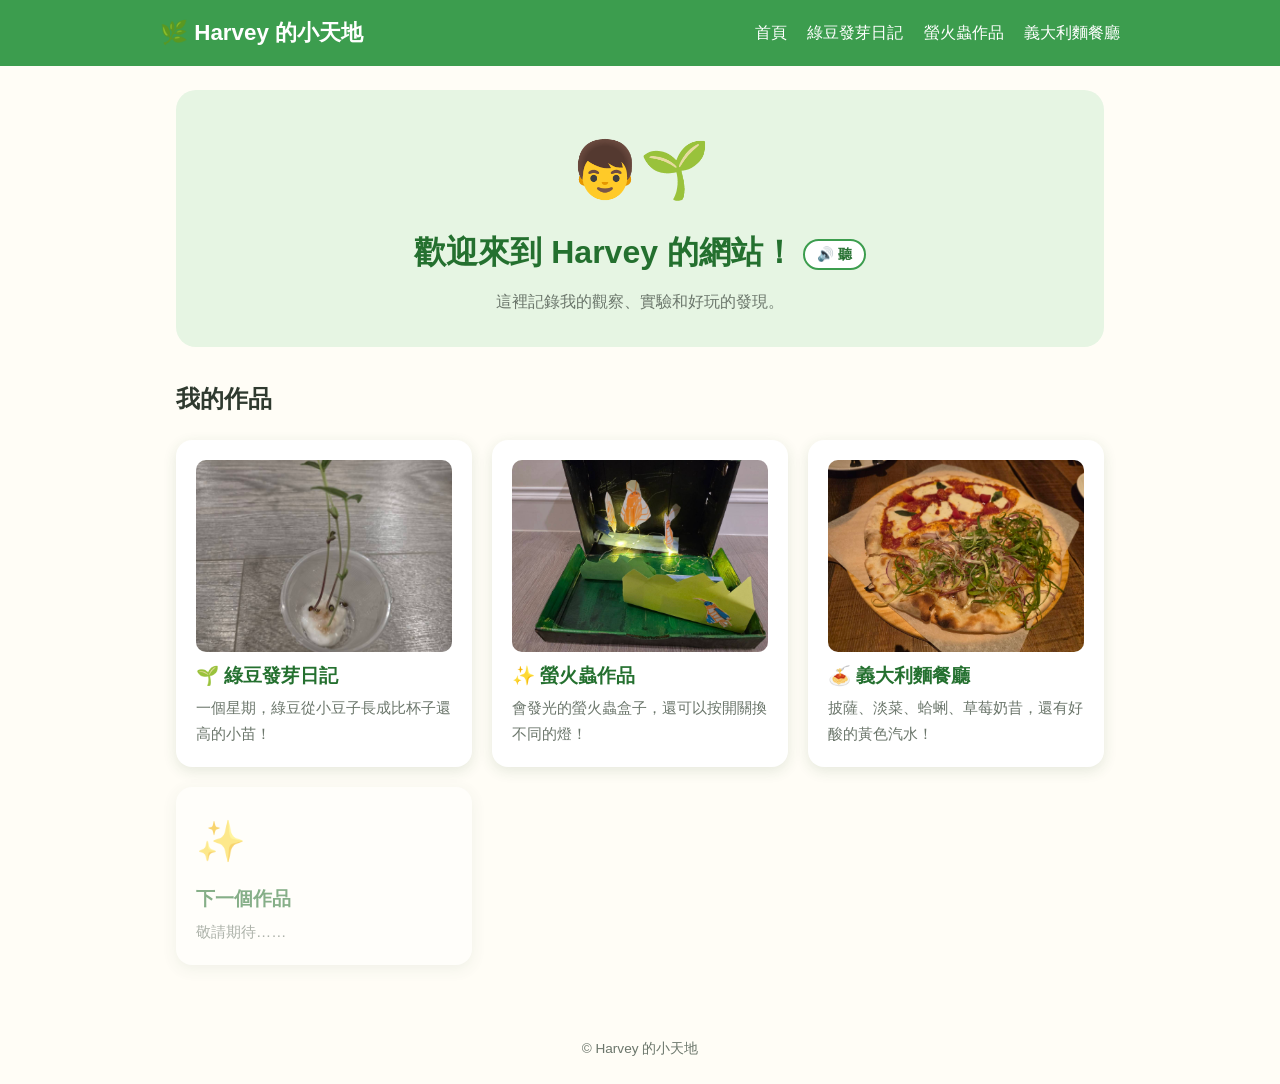
<file: index.html>
<!DOCTYPE html>
<html lang="zh-Hant">
<head>
  <meta charset="UTF-8">
  <meta name="viewport" content="width=device-width, initial-scale=1.0">
  <link rel="icon" href="favicon.svg" type="image/svg+xml">
  <link rel="icon" href="favicon-32.png" sizes="32x32" type="image/png">
  <link rel="icon" href="icon-192.png" sizes="192x192" type="image/png">
  <link rel="apple-touch-icon" href="apple-touch-icon.png">
  <title>Harvey 的小天地</title>
  <!-- 改了 style.css 或 read-aloud.js 時，要把 ?v= 後面的版本號一起改掉，瀏覽器才會抓新的檔案 -->
  <style>img{max-width:100%;height:auto}</style>
  <link rel="stylesheet" href="style.css?v=20261120c">
</head>
<body>
  <header class="site-header">
    <div class="inner">
      <a class="logo" href="index.html">🌿 Harvey 的小天地</a>
      <nav>
        <a href="index.html">首頁</a>
        <a href="mung-bean-diary.html">綠豆發芽日記</a>
        <a href="firefly.html">螢火蟲作品</a>
        <a href="italian-dinner.html">義大利麵餐廳</a>
      </nav>
    </div>
  </header>

  <main>
    <section class="hero">
      <div class="emoji">👦🌱</div>
      <h1>歡迎來到 Harvey 的網站！</h1>
      <p>這裡記錄我的觀察、實驗和好玩的發現。</p>
    </section>

    <h2>我的作品</h2>
    <div class="project-grid">
      <a class="project-card" href="mung-bean-diary.html">
        <img class="card-cover" src="images/day6.jpg" alt="綠豆苗">
        <h3>🌱 綠豆發芽日記</h3>
        <p>一個星期，綠豆從小豆子長成比杯子還高的小苗！</p>
      </a>
      <a class="project-card" href="firefly.html">
        <img class="card-cover" src="images/firefly-on.jpg" alt="會發光的螢火蟲盒子">
        <h3>✨ 螢火蟲作品</h3>
        <p>會發光的螢火蟲盒子，還可以按開關換不同的燈！</p>
      </a>
      <a class="project-card" href="italian-dinner.html">
        <img class="card-cover" src="images/bellini-pizza.jpg" alt="披薩">
        <h3>🍝 義大利麵餐廳</h3>
        <p>披薩、淡菜、蛤蜊、草莓奶昔，還有好酸的黃色汽水！</p>
      </a>
      <div class="project-card coming-soon">
        <div class="emoji">✨</div>
        <h3>下一個作品</h3>
        <p>敬請期待……</p>
      </div>
    </div>
  </main>

  <footer>© Harvey 的小天地</footer>
  <script src="read-aloud.js?v=20261120c"></script>
</body>
</html>
</file>
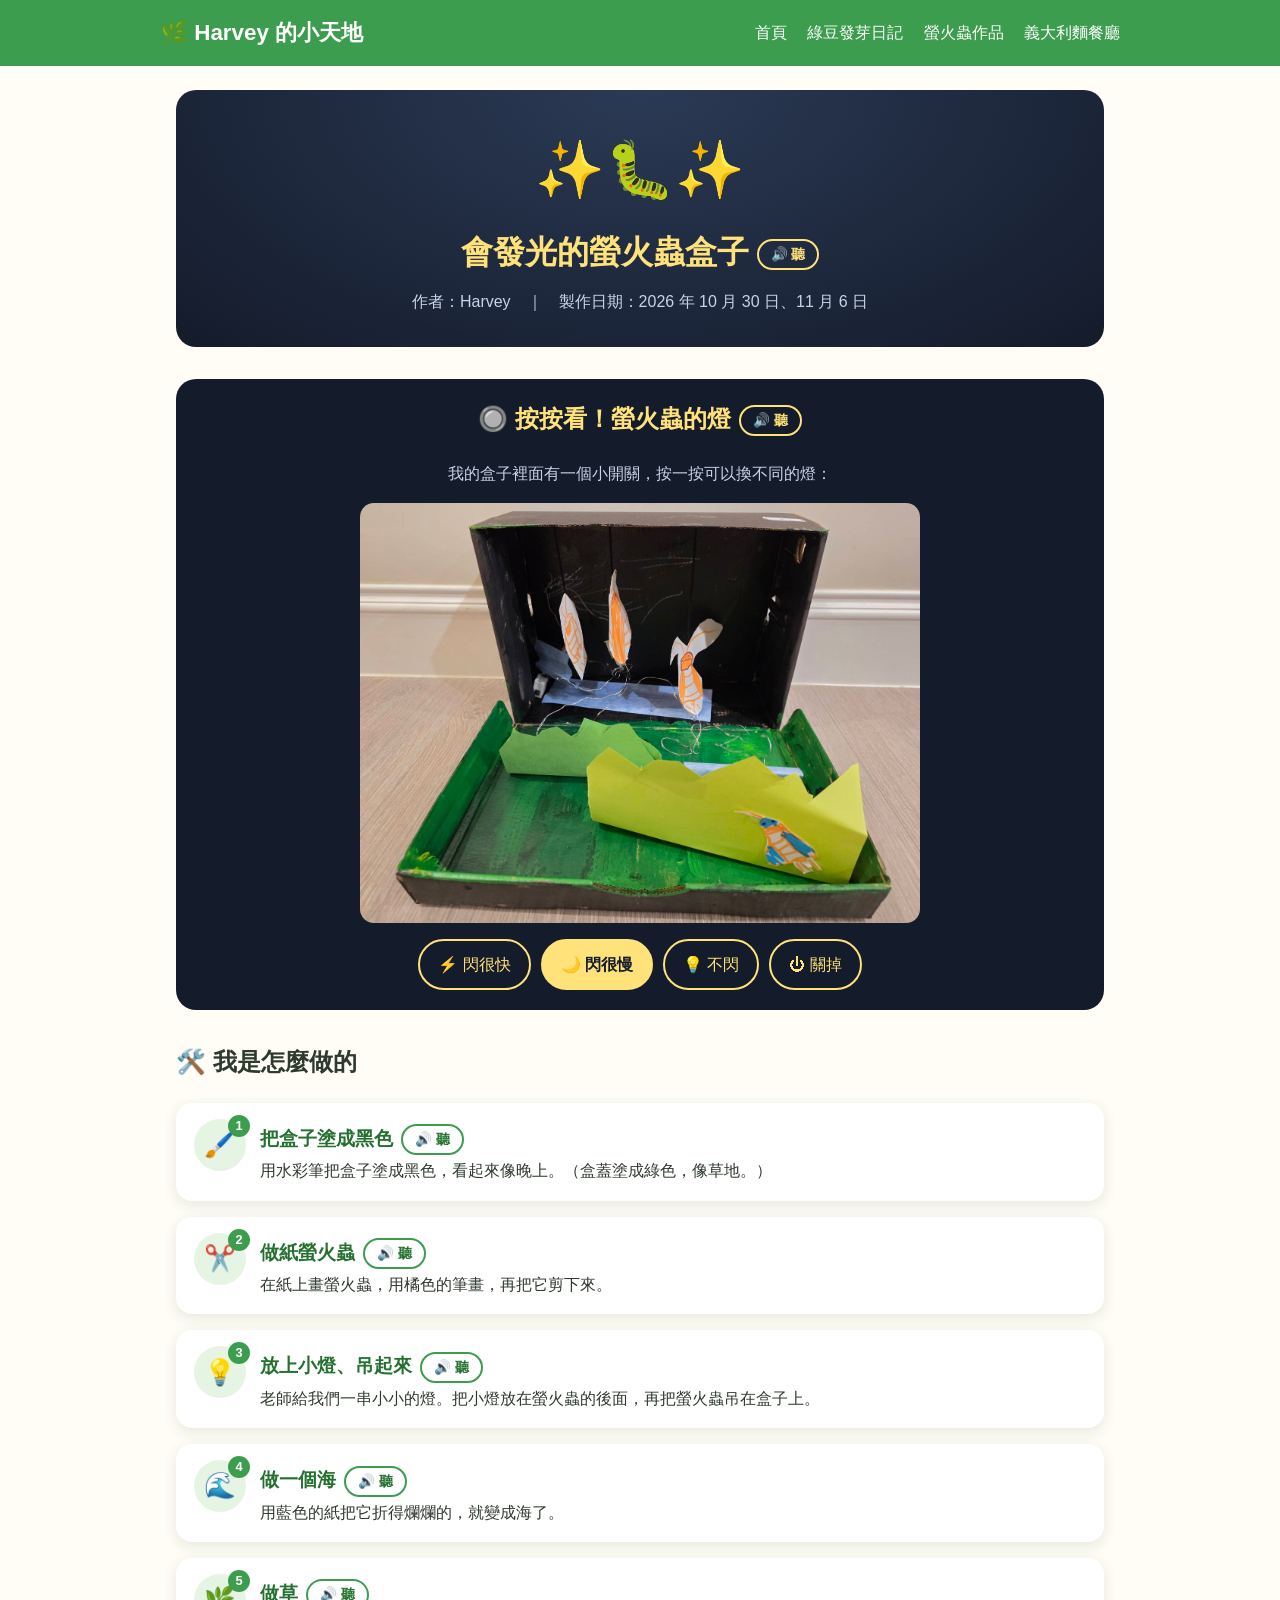
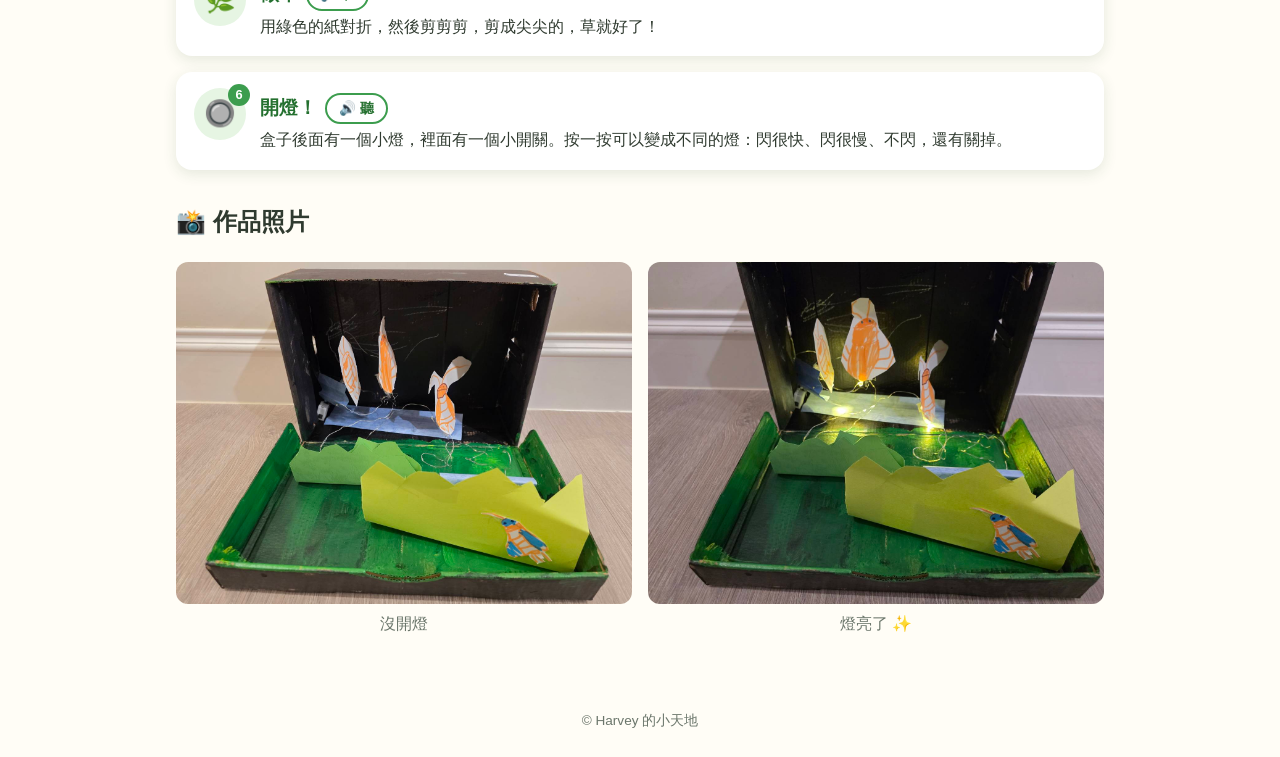
<file: firefly.html>
<!DOCTYPE html>
<html lang="zh-Hant">
<head>
  <meta charset="UTF-8">
  <meta name="viewport" content="width=device-width, initial-scale=1.0">
  <link rel="icon" href="favicon.svg" type="image/svg+xml">
  <link rel="icon" href="favicon-32.png" sizes="32x32" type="image/png">
  <link rel="icon" href="icon-192.png" sizes="192x192" type="image/png">
  <link rel="apple-touch-icon" href="apple-touch-icon.png">
  <title>螢火蟲作品｜Harvey 的小天地</title>
  <!-- 改了 style.css 或 read-aloud.js 時，要把 ?v= 後面的版本號一起改掉，瀏覽器才會抓新的檔案 -->
  <style>img{max-width:100%;height:auto}</style>
  <link rel="stylesheet" href="style.css?v=20261120c">
</head>
<body>
  <header class="site-header">
    <div class="inner">
      <a class="logo" href="index.html">🌿 Harvey 的小天地</a>
      <nav>
        <a href="index.html">首頁</a>
        <a href="mung-bean-diary.html">綠豆發芽日記</a>
        <a href="firefly.html">螢火蟲作品</a>
        <a href="italian-dinner.html">義大利麵餐廳</a>
      </nav>
    </div>
  </header>

  <main>
    <section class="hero hero-night">
      <div class="emoji">✨🐛✨</div>
      <h1>會發光的螢火蟲盒子</h1>
      <p>作者：Harvey　｜　製作日期：2026 年 10 月 30 日、11 月 6 日</p>
    </section>

    <!-- 互動開關：用真的照片切換亮燈 / 沒亮燈 -->
    <section class="ff-demo">
      <h2>🔘 按按看！螢火蟲的燈</h2>
      <p class="ff-hint">我的盒子裡面有一個小開關，按一按可以換不同的燈：</p>
      <div class="ff-stage" id="ff-stage" data-mode="slow">
        <img class="ff-off" src="images/firefly-off.jpg" alt="螢火蟲作品，沒開燈">
        <img class="ff-on" src="images/firefly-on.jpg" alt="螢火蟲作品，燈亮了">
      </div>
      <div class="ff-buttons" id="ff-buttons">
        <button data-mode="fast">⚡ 閃很快</button>
        <button data-mode="slow" class="active">🌙 閃很慢</button>
        <button data-mode="on">💡 不閃</button>
        <button data-mode="off">⏻ 關掉</button>
      </div>
    </section>

    <h2>🛠️ 我是怎麼做的</h2>
    <ol class="steps">
      <li>
        <span class="step-emoji">🖌️</span>
        <div>
          <h3>把盒子塗成黑色</h3>
          <p>用水彩筆把盒子塗成黑色，看起來像晚上。（盒蓋塗成綠色，像草地。）</p>
        </div>
      </li>
      <li>
        <span class="step-emoji">✂️</span>
        <div>
          <h3>做紙螢火蟲</h3>
          <p>在紙上畫螢火蟲，用橘色的筆畫，再把它剪下來。</p>
        </div>
      </li>
      <li>
        <span class="step-emoji">💡</span>
        <div>
          <h3>放上小燈、吊起來</h3>
          <p>老師給我們一串小小的燈。把小燈放在螢火蟲的後面，再把螢火蟲吊在盒子上。</p>
        </div>
      </li>
      <li>
        <span class="step-emoji">🌊</span>
        <div>
          <h3>做一個海</h3>
          <p>用藍色的紙把它折得爛爛的，就變成海了。</p>
        </div>
      </li>
      <li>
        <span class="step-emoji">🌿</span>
        <div>
          <h3>做草</h3>
          <p>用綠色的紙對折，然後剪剪剪，剪成尖尖的，草就好了！</p>
        </div>
      </li>
      <li>
        <span class="step-emoji">🔘</span>
        <div>
          <h3>開燈！</h3>
          <p>盒子後面有一個小燈，裡面有一個小開關。按一按可以變成不同的燈：閃很快、閃很慢、不閃，還有關掉。</p>
        </div>
      </li>
    </ol>

    <h2>📸 作品照片</h2>
    <div class="photo-pair">
      <figure>
        <img src="images/firefly-off.jpg" alt="螢火蟲作品，沒開燈" data-zoom>
        <figcaption>沒開燈</figcaption>
      </figure>
      <figure>
        <img src="images/firefly-on.jpg" alt="螢火蟲作品，燈亮了" data-zoom>
        <figcaption>燈亮了 ✨</figcaption>
      </figure>
    </div>
  </main>

  <div class="lightbox" id="lightbox" hidden><img alt=""></div>

  <footer>© Harvey 的小天地</footer>

  <script>
    // 開關按鈕：切換燈的模式
    (function () {
      var stage = document.getElementById('ff-stage');
      var buttons = document.querySelectorAll('#ff-buttons button');
      buttons.forEach(function (btn) {
        btn.addEventListener('click', function () {
          stage.dataset.mode = btn.dataset.mode;
          buttons.forEach(function (b) { b.classList.toggle('active', b === btn); });
        });
      });
    })();

    // 點照片放大，再點一下關閉
    (function () {
      var box = document.getElementById('lightbox');
      var big = box.querySelector('img');
      document.querySelectorAll('img[data-zoom]').forEach(function (img) {
        img.addEventListener('click', function () {
          big.src = img.src;
          big.alt = img.alt;
          box.hidden = false;
        });
      });
      box.addEventListener('click', function () { box.hidden = true; });
      document.addEventListener('keydown', function (e) { if (e.key === 'Escape') box.hidden = true; });
    })();
  </script>
  <script src="read-aloud.js?v=20261120c"></script>
</body>
</html>
</file>
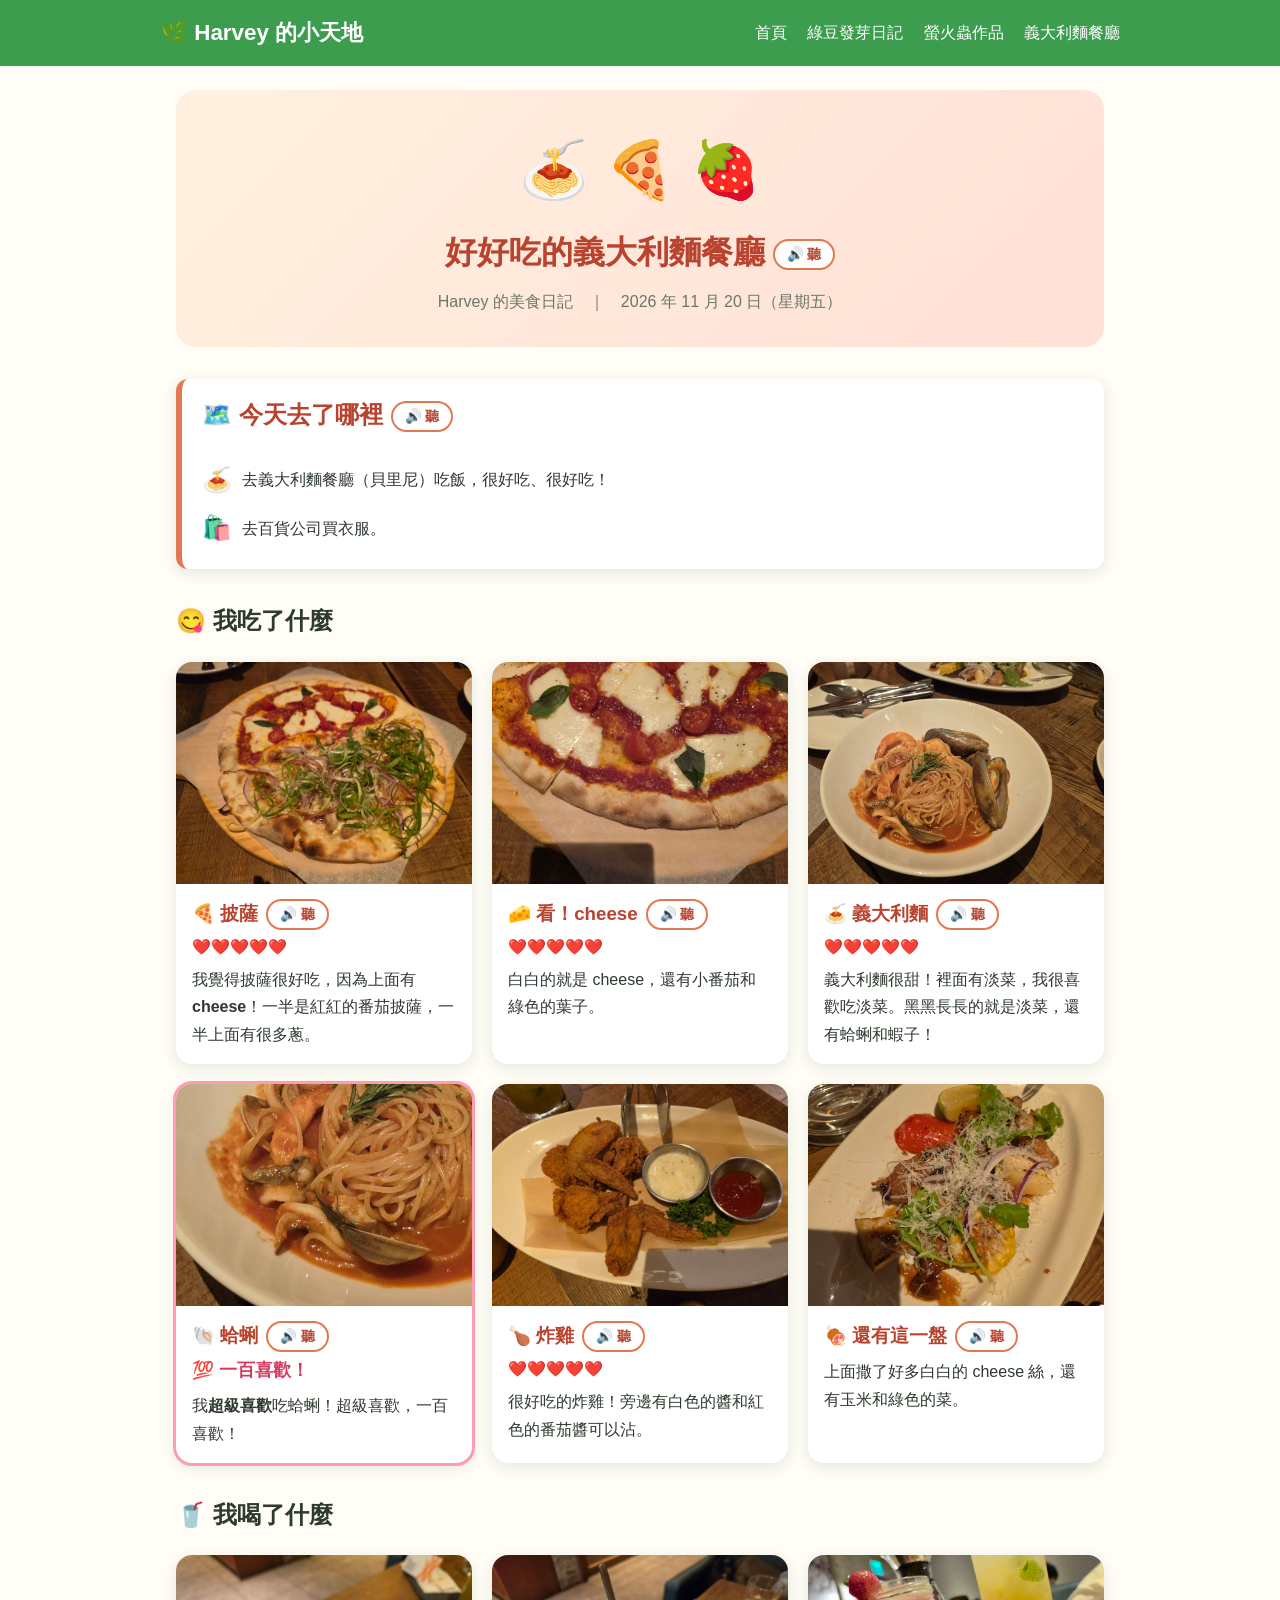
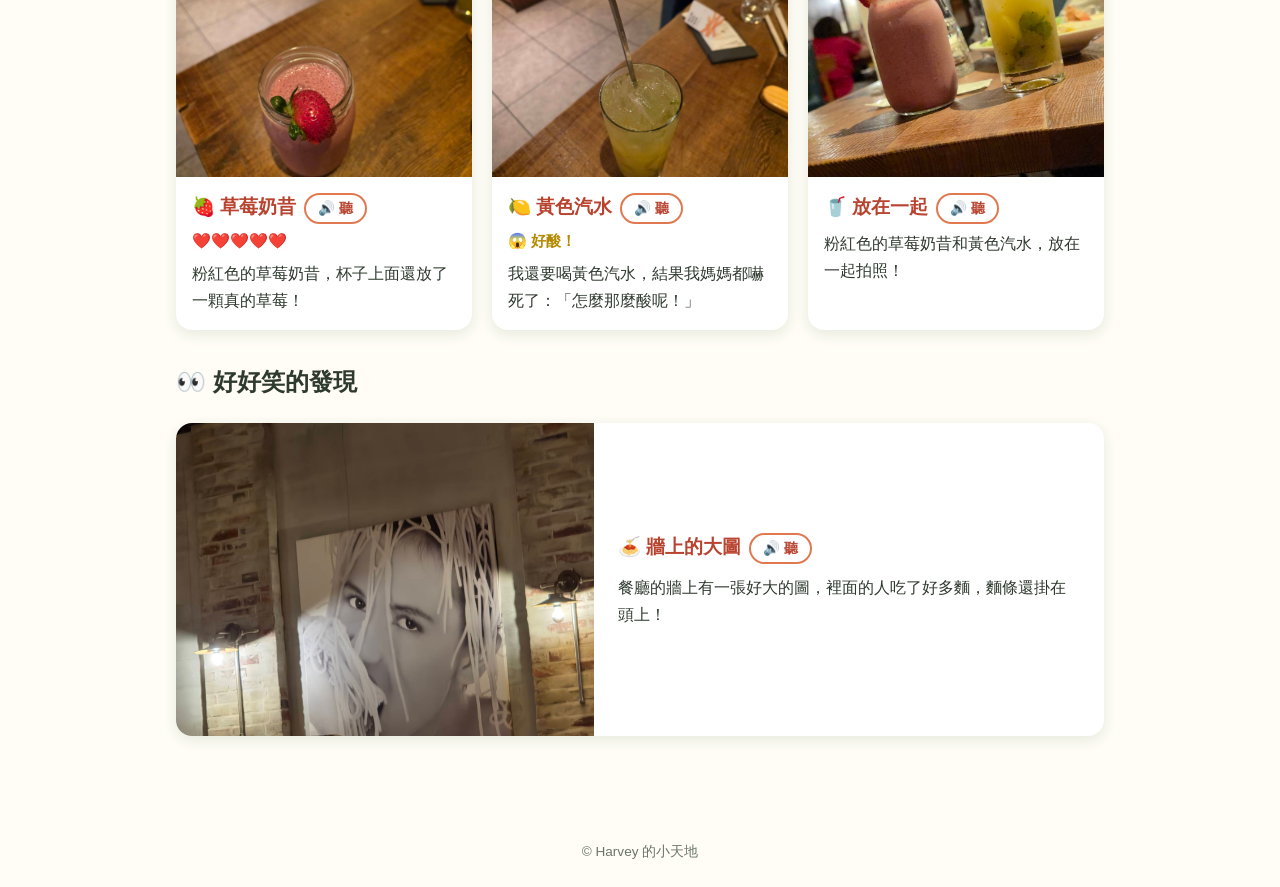
<file: italian-dinner.html>
<!DOCTYPE html>
<html lang="zh-Hant">
<head>
  <meta charset="UTF-8">
  <meta name="viewport" content="width=device-width, initial-scale=1.0">
  <link rel="icon" href="favicon.svg" type="image/svg+xml">
  <link rel="icon" href="favicon-32.png" sizes="32x32" type="image/png">
  <link rel="icon" href="icon-192.png" sizes="192x192" type="image/png">
  <link rel="apple-touch-icon" href="apple-touch-icon.png">
  <title>義大利麵餐廳｜Harvey 的小天地</title>
  <!-- 改了 style.css 或 read-aloud.js 時，要把 ?v= 後面的版本號一起改掉，瀏覽器才會抓新的檔案 -->
  <style>img{max-width:100%;height:auto}</style>
  <link rel="stylesheet" href="style.css?v=20261120c">
</head>
<body>
  <header class="site-header">
    <div class="inner">
      <a class="logo" href="index.html">🌿 Harvey 的小天地</a>
      <nav>
        <a href="index.html">首頁</a>
        <a href="mung-bean-diary.html">綠豆發芽日記</a>
        <a href="firefly.html">螢火蟲作品</a>
        <a href="italian-dinner.html">義大利麵餐廳</a>
      </nav>
    </div>
  </header>

  <main>
    <section class="hero hero-food">
      <div class="emoji">🍝 🍕 🍓</div>
      <h1>好好吃的義大利麵餐廳</h1>
      <p>Harvey 的美食日記　｜　2026 年 11 月 20 日（星期五）</p>
    </section>

    <section class="info-box food-box">
      <h2>🗺️ 今天去了哪裡</h2>
      <ol class="day-route">
        <li><span>🍝</span>去義大利麵餐廳（貝里尼）吃飯，很好吃、很好吃！</li>
        <li><span>🛍️</span>去百貨公司買衣服。</li>
      </ol>
    </section>

    <h2>😋 我吃了什麼</h2>
    <div class="food-grid">

      <article class="food-card">
        <img src="images/bellini-pizza.jpg" alt="披薩" data-zoom>
        <div class="food-body">
          <h3>🍕 披薩</h3>
          <div class="love">❤️❤️❤️❤️❤️</div>
          <p>我覺得披薩很好吃，因為上面有 <strong>cheese</strong>！一半是紅紅的番茄披薩，一半上面有很多蔥。</p>
        </div>
      </article>

      <article class="food-card">
        <img src="images/bellini-pizza-close.jpg" alt="披薩上的起司" data-zoom>
        <div class="food-body">
          <h3>🧀 看！cheese</h3>
          <div class="love">❤️❤️❤️❤️❤️</div>
          <p>白白的就是 cheese，還有小番茄和綠色的葉子。</p>
        </div>
      </article>

      <article class="food-card">
        <img src="images/bellini-pasta.jpg" alt="有淡菜、蛤蜊和蝦子的義大利麵" data-zoom>
        <div class="food-body">
          <h3>🍝 義大利麵</h3>
          <div class="love">❤️❤️❤️❤️❤️</div>
          <p>義大利麵很甜！裡面有淡菜，我很喜歡吃淡菜。黑黑長長的就是淡菜，還有蛤蜊和蝦子！</p>
        </div>
      </article>

      <article class="food-card super-love">
        <div class="img-crop"><img class="zoom-clams" src="images/bellini-pasta.jpg" alt="義大利麵裡的蛤蜊" data-zoom></div>
        <div class="food-body">
          <h3>🐚 蛤蜊</h3>
          <div class="love">💯 一百喜歡！</div>
          <p>我<strong>超級喜歡</strong>吃蛤蜊！超級喜歡，一百喜歡！</p>
        </div>
      </article>

      <article class="food-card">
        <img src="images/bellini-chicken.jpg" alt="炸雞" data-zoom>
        <div class="food-body">
          <h3>🍗 炸雞</h3>
          <div class="love">❤️❤️❤️❤️❤️</div>
          <p>很好吃的炸雞！旁邊有白色的醬和紅色的番茄醬可以沾。</p>
        </div>
      </article>

      <article class="food-card">
        <img src="images/bellini-meat.jpg" alt="一盤烤肉" data-zoom>
        <div class="food-body">
          <h3>🍖 還有這一盤</h3>
          <p>上面撒了好多白白的 cheese 絲，還有玉米和綠色的菜。</p>
        </div>
      </article>

    </div>

    <h2>🥤 我喝了什麼</h2>
    <div class="food-grid">

      <article class="food-card">
        <img src="images/bellini-milkshake.jpg" alt="草莓奶昔" data-zoom>
        <div class="food-body">
          <h3>🍓 草莓奶昔</h3>
          <div class="love">❤️❤️❤️❤️❤️</div>
          <p>粉紅色的草莓奶昔，杯子上面還放了一顆真的草莓！</p>
        </div>
      </article>

      <article class="food-card sour">
        <img src="images/bellini-soda.jpg" alt="黃色汽水" data-zoom>
        <div class="food-body">
          <h3>🍋 黃色汽水</h3>
          <div class="love">😱 好酸！</div>
          <p>我還要喝黃色汽水，結果我媽媽都嚇死了：「怎麼那麼酸呢！」</p>
        </div>
      </article>

      <article class="food-card">
        <img class="focus-top" src="images/bellini-drinks.jpg" alt="草莓奶昔和黃色汽水放在一起" data-zoom>
        <div class="food-body">
          <h3>🥤 放在一起</h3>
          <p>粉紅色的草莓奶昔和黃色汽水，放在一起拍照！</p>
        </div>
      </article>

    </div>

    <h2>👀 好好笑的發現</h2>
    <article class="food-card fun-card">
      <img src="images/bellini-wall.jpg" alt="餐廳牆上的大圖，有人在吃很多麵" data-zoom>
      <div class="food-body">
        <h3>🍝 牆上的大圖</h3>
        <p>餐廳的牆上有一張好大的圖，裡面的人吃了好多麵，麵條還掛在頭上！</p>
      </div>
    </article>
  </main>

  <div class="lightbox" id="lightbox" hidden><img alt=""></div>

  <footer>© Harvey 的小天地</footer>

  <script>
    // 點照片放大，再點一下關閉
    (function () {
      var box = document.getElementById('lightbox');
      var big = box.querySelector('img');
      document.querySelectorAll('img[data-zoom]').forEach(function (img) {
        img.addEventListener('click', function () {
          big.src = img.src;
          big.alt = img.alt;
          box.hidden = false;
        });
      });
      box.addEventListener('click', function () { box.hidden = true; });
      document.addEventListener('keydown', function (e) { if (e.key === 'Escape') box.hidden = true; });
    })();
  </script>
  <script src="read-aloud.js?v=20261120c"></script>
</body>
</html>
</file>
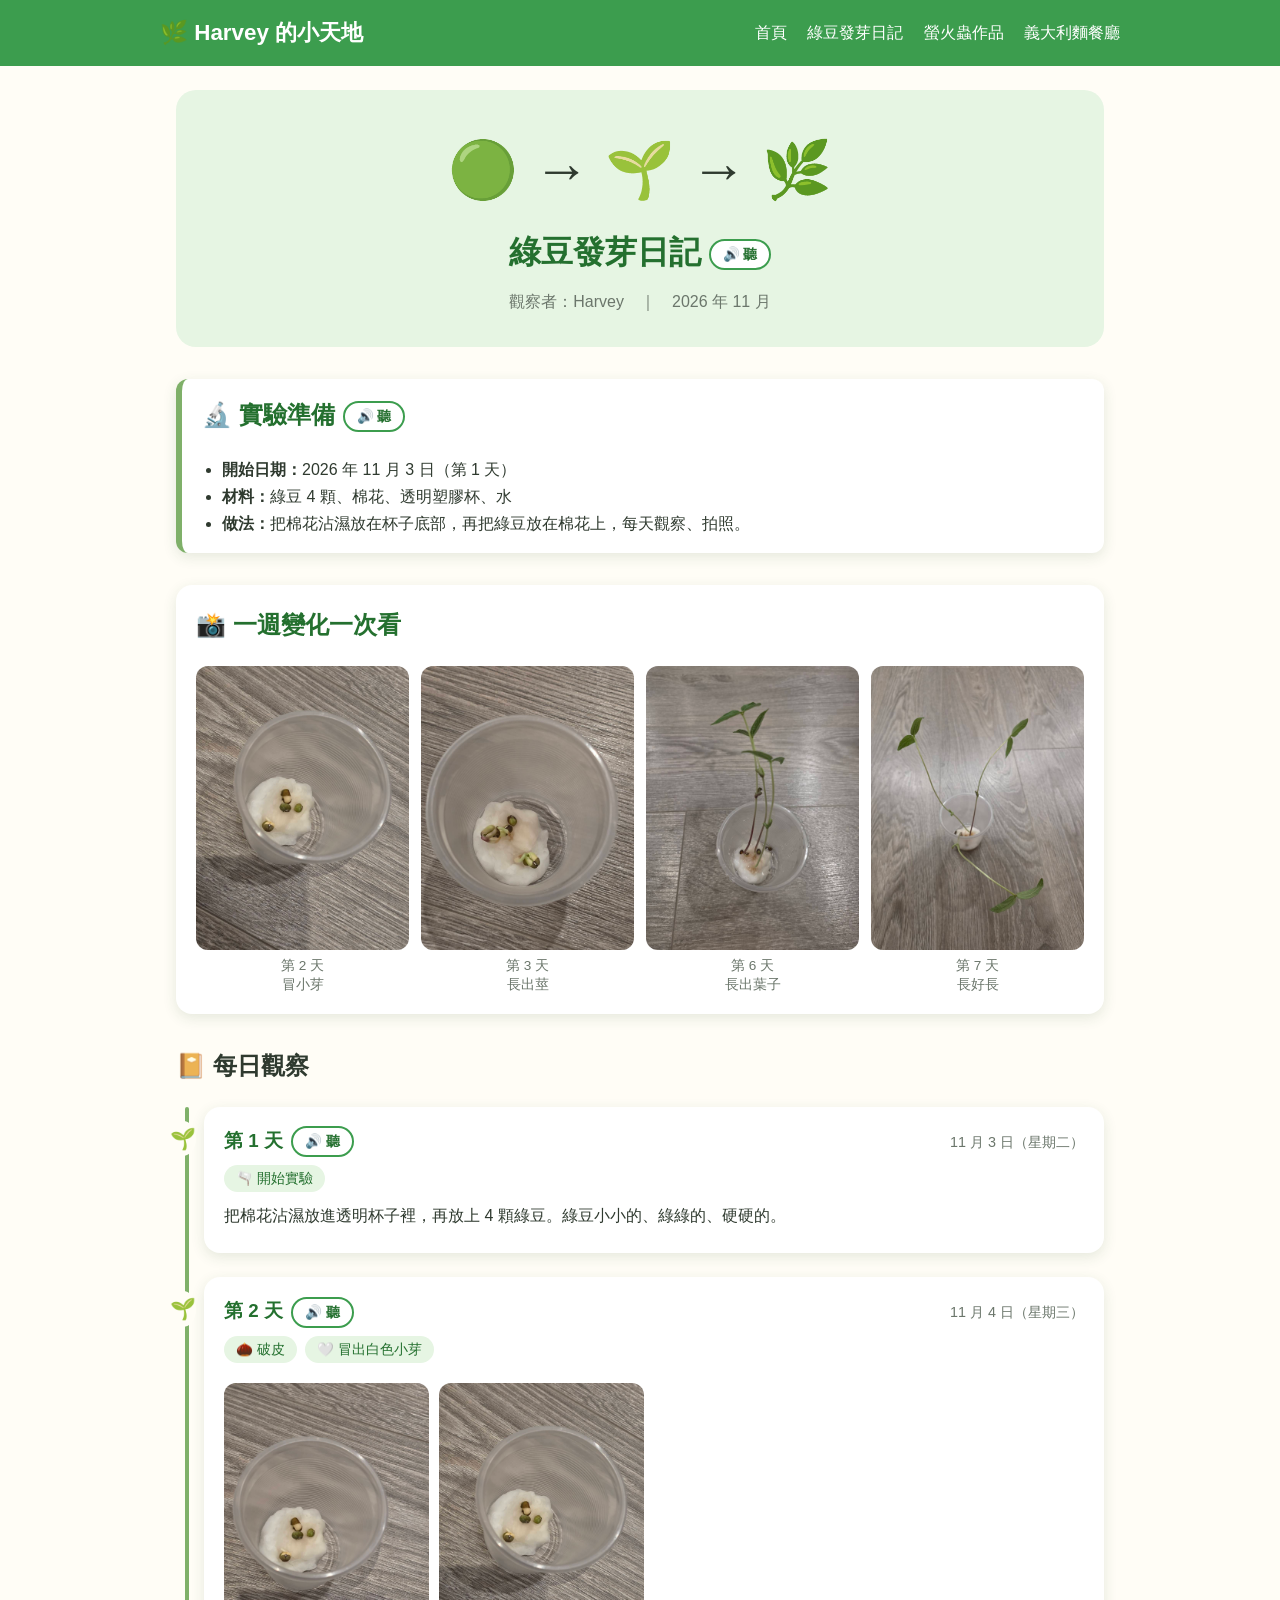
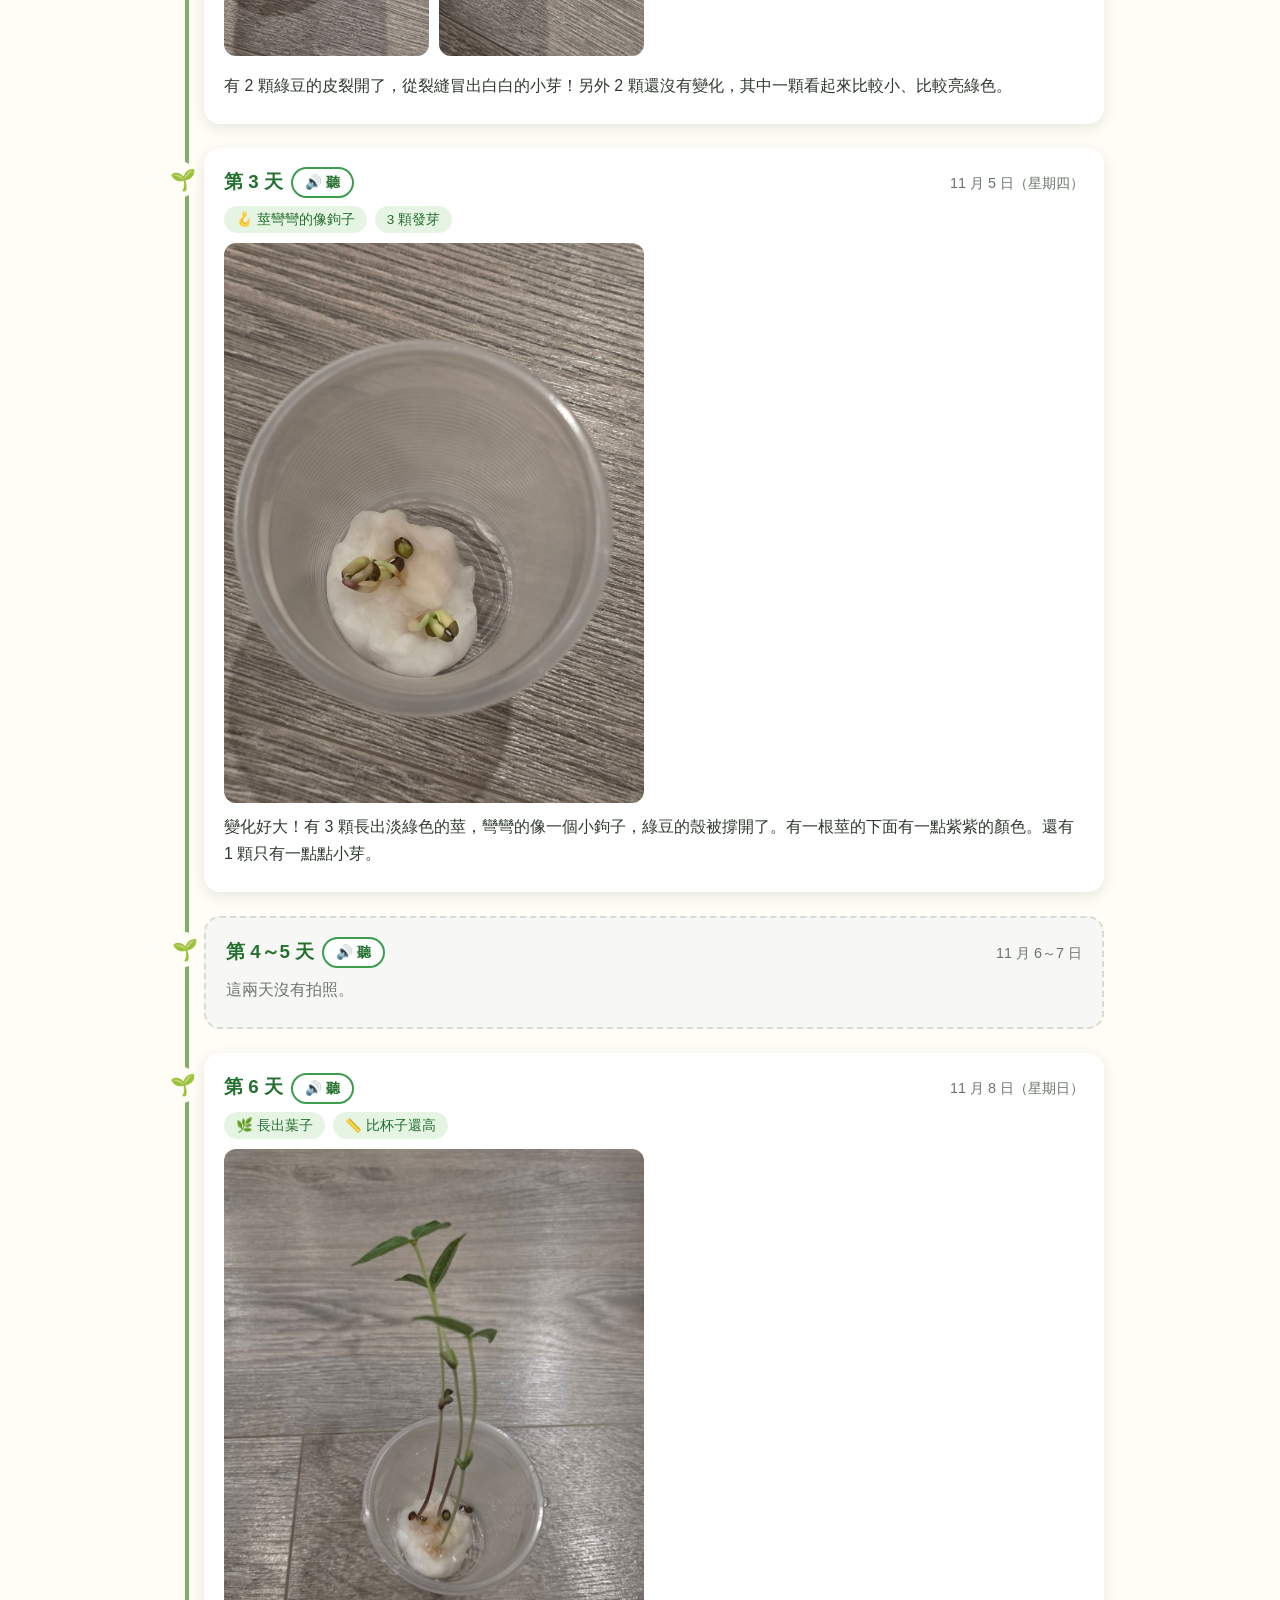
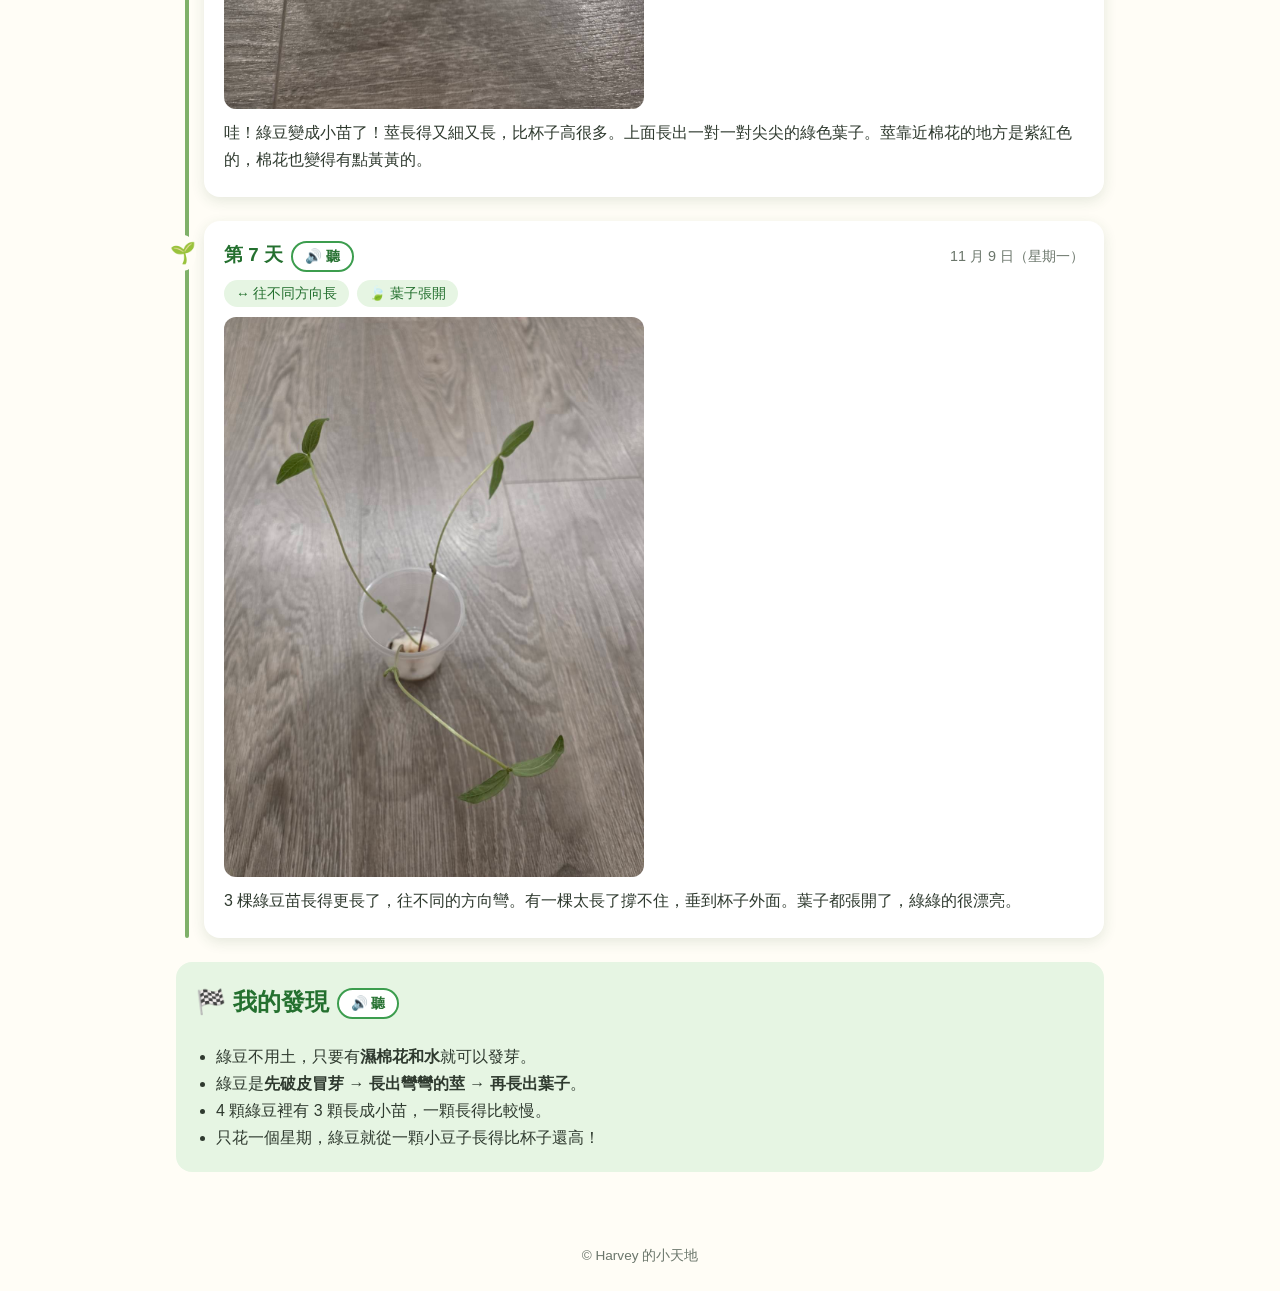
<file: mung-bean-diary.html>
<!DOCTYPE html>
<html lang="zh-Hant">
<head>
  <meta charset="UTF-8">
  <meta name="viewport" content="width=device-width, initial-scale=1.0">
  <link rel="icon" href="favicon.svg" type="image/svg+xml">
  <link rel="icon" href="favicon-32.png" sizes="32x32" type="image/png">
  <link rel="icon" href="icon-192.png" sizes="192x192" type="image/png">
  <link rel="apple-touch-icon" href="apple-touch-icon.png">
  <title>綠豆發芽日記｜Harvey 的小天地</title>
  <!-- 改了 style.css 或 read-aloud.js 時，要把 ?v= 後面的版本號一起改掉，瀏覽器才會抓新的檔案 -->
  <style>img{max-width:100%;height:auto}</style>
  <link rel="stylesheet" href="style.css?v=20261120c">
</head>
<body>
  <header class="site-header">
    <div class="inner">
      <a class="logo" href="index.html">🌿 Harvey 的小天地</a>
      <nav>
        <a href="index.html">首頁</a>
        <a href="mung-bean-diary.html">綠豆發芽日記</a>
        <a href="firefly.html">螢火蟲作品</a>
        <a href="italian-dinner.html">義大利麵餐廳</a>
      </nav>
    </div>
  </header>

  <main>
    <section class="hero">
      <div class="emoji">🟢 → 🌱 → 🌿</div>
      <h1>綠豆發芽日記</h1>
      <p>觀察者：Harvey　｜　2026 年 11 月</p>
    </section>

    <section class="info-box">
      <h2>🔬 實驗準備</h2>
      <ul>
        <li><strong>開始日期：</strong>2026 年 11 月 3 日（第 1 天）</li>
        <li><strong>材料：</strong>綠豆 4 顆、棉花、透明塑膠杯、水</li>
        <li><strong>做法：</strong>把棉花沾濕放在杯子底部，再把綠豆放在棉花上，每天觀察、拍照。</li>
      </ul>
    </section>

    <section class="chart-box">
      <h2>📸 一週變化一次看</h2>
      <div class="growth-strip">
        <figure><img src="images/day2-b.jpg" alt="第 2 天" data-zoom><figcaption>第 2 天<br>冒小芽</figcaption></figure>
        <figure><img src="images/day3.jpg" alt="第 3 天" data-zoom><figcaption>第 3 天<br>長出莖</figcaption></figure>
        <figure><img src="images/day6.jpg" alt="第 6 天" data-zoom><figcaption>第 6 天<br>長出葉子</figcaption></figure>
        <figure><img src="images/day7.jpg" alt="第 7 天" data-zoom><figcaption>第 7 天<br>長好長</figcaption></figure>
      </div>
    </section>

    <h2>📔 每日觀察</h2>
    <!--
      ✏️ 新增一天：複製一個 <article class="entry"> ... </article> 修改內容即可。
      照片放進 images 資料夾，用 <img src="images/檔名.jpg" alt="說明" data-zoom>（data-zoom = 點一下放大）。
    -->
    <div class="timeline">

      <article class="entry">
        <div class="entry-head">
          <h3>第 1 天</h3>
          <span class="date">11 月 3 日（星期二）</span>
        </div>
        <div class="tags"><span class="tag">🫗 開始實驗</span></div>
        <p>把棉花沾濕放進透明杯子裡，再放上 4 顆綠豆。綠豆小小的、綠綠的、硬硬的。</p>
      </article>

      <article class="entry">
        <div class="entry-head">
          <h3>第 2 天</h3>
          <span class="date">11 月 4 日（星期三）</span>
        </div>
        <div class="tags"><span class="tag">🌰 破皮</span><span class="tag">🤍 冒出白色小芽</span></div>
        <div class="photo-row">
          <img src="images/day2-a.jpg" alt="第 2 天的綠豆（1）" data-zoom>
          <img src="images/day2-b.jpg" alt="第 2 天的綠豆（2）" data-zoom>
        </div>
        <p>有 2 顆綠豆的皮裂開了，從裂縫冒出白白的小芽！另外 2 顆還沒有變化，其中一顆看起來比較小、比較亮綠色。</p>
      </article>

      <article class="entry">
        <div class="entry-head">
          <h3>第 3 天</h3>
          <span class="date">11 月 5 日（星期四）</span>
        </div>
        <div class="tags"><span class="tag">🪝 莖彎彎的像鉤子</span><span class="tag">3 顆發芽</span></div>
        <img src="images/day3.jpg" alt="第 3 天的綠豆" data-zoom>
        <p>變化好大！有 3 顆長出淡綠色的莖，彎彎的像一個小鉤子，綠豆的殼被撐開了。有一根莖的下面有一點紫紫的顏色。還有 1 顆只有一點點小芽。</p>
      </article>

      <article class="entry no-photo">
        <div class="entry-head">
          <h3>第 4～5 天</h3>
          <span class="date">11 月 6～7 日</span>
        </div>
        <p>這兩天沒有拍照。</p>
      </article>

      <article class="entry">
        <div class="entry-head">
          <h3>第 6 天</h3>
          <span class="date">11 月 8 日（星期日）</span>
        </div>
        <div class="tags"><span class="tag">🌿 長出葉子</span><span class="tag">📏 比杯子還高</span></div>
        <img src="images/day6.jpg" alt="第 6 天的綠豆苗" data-zoom>
        <p>哇！綠豆變成小苗了！莖長得又細又長，比杯子高很多。上面長出一對一對尖尖的綠色葉子。莖靠近棉花的地方是紫紅色的，棉花也變得有點黃黃的。</p>
      </article>

      <article class="entry">
        <div class="entry-head">
          <h3>第 7 天</h3>
          <span class="date">11 月 9 日（星期一）</span>
        </div>
        <div class="tags"><span class="tag">↔️ 往不同方向長</span><span class="tag">🍃 葉子張開</span></div>
        <img src="images/day7.jpg" alt="第 7 天的綠豆苗" data-zoom>
        <p>3 棵綠豆苗長得更長了，往不同的方向彎。有一棵太長了撐不住，垂到杯子外面。葉子都張開了，綠綠的很漂亮。</p>
      </article>

    </div>

    <section class="conclusion">
      <h2>🏁 我的發現</h2>
      <ul>
        <li>綠豆不用土，只要有<strong>濕棉花和水</strong>就可以發芽。</li>
        <li>綠豆是<strong>先破皮冒芽 → 長出彎彎的莖 → 再長出葉子</strong>。</li>
        <li>4 顆綠豆裡有 3 顆長成小苗，一顆長得比較慢。</li>
        <li>只花一個星期，綠豆就從一顆小豆子長得比杯子還高！</li>
      </ul>
    </section>
  </main>

  <div class="lightbox" id="lightbox" hidden><img alt=""></div>

  <footer>© Harvey 的小天地</footer>

  <script>
    // 點照片放大，再點一下關閉
    (function () {
      var box = document.getElementById('lightbox');
      var big = box.querySelector('img');
      document.querySelectorAll('img[data-zoom]').forEach(function (img) {
        img.addEventListener('click', function () {
          big.src = img.src;
          big.alt = img.alt;
          box.hidden = false;
        });
      });
      box.addEventListener('click', function () { box.hidden = true; });
      document.addEventListener('keydown', function (e) { if (e.key === 'Escape') box.hidden = true; });
    })();
  </script>
  <script src="read-aloud.js?v=20261120c"></script>
</body>
</html>
</file>
<file: style.css>
:root {
  --green: #3c9d4e;
  --green-dark: #24702f;
  --green-light: #e6f5e3;
  --bean: #7fb069;
  --soil: #8a6a4f;
  --cream: #fffdf6;
  --text: #2f3a2f;
  --muted: #6b766b;
  --card: #ffffff;
  --shadow: 0 4px 14px rgba(40, 80, 40, 0.12);
}

* { box-sizing: border-box; }

body {
  margin: 0;
  font-family: "Noto Sans TC", "Microsoft JhengHei", "PingFang TC", sans-serif;
  background: var(--cream);
  color: var(--text);
  line-height: 1.7;
}

a { color: var(--green-dark); }

/* ---------- 頂部導覽 ---------- */
.site-header {
  background: var(--green);
  color: #fff;
  padding: 14px 16px;
}
.site-header .inner {
  max-width: 960px;
  margin: 0 auto;
  display: flex;
  align-items: center;
  justify-content: space-between;
  flex-wrap: wrap;
  gap: 8px;
}
.site-header .logo {
  font-size: 1.4rem;
  font-weight: 700;
  color: #fff;
  text-decoration: none;
}
.site-header nav a {
  color: #fff;
  text-decoration: none;
  margin-left: 16px;
  font-weight: 500;
  white-space: nowrap;
  display: inline-block;
}
.site-header nav a:hover { text-decoration: underline; }

main {
  max-width: 960px;
  margin: 0 auto;
  padding: 24px 16px 48px;
}

/* ---------- 大標題區 ---------- */
.hero {
  text-align: center;
  padding: 32px 16px;
  background: var(--green-light);
  border-radius: 20px;
  margin-bottom: 32px;
}
.hero .emoji { font-size: 3.5rem; }
.hero h1 {
  margin: 8px 0;
  font-size: 2rem;
  color: var(--green-dark);
}
.hero p { margin: 0; color: var(--muted); }

/* ---------- 首頁卡片 ---------- */
.project-grid {
  display: grid;
  grid-template-columns: repeat(auto-fill, minmax(240px, 1fr));
  gap: 20px;
}
.project-card {
  background: var(--card);
  border-radius: 16px;
  box-shadow: var(--shadow);
  padding: 20px;
  text-decoration: none;
  color: var(--text);
  transition: transform 0.15s;
}
.project-card:hover { transform: translateY(-4px); }
.project-card .emoji { font-size: 2.5rem; }
.project-card .card-cover {
  width: 100%;
  aspect-ratio: 4 / 3;
  object-fit: cover;
  border-radius: 10px;
  display: block;
}
.project-card h3 { margin: 8px 0 4px; color: var(--green-dark); }
.project-card p { margin: 0; color: var(--muted); font-size: 0.95rem; }
.project-card.coming-soon { opacity: 0.55; pointer-events: none; }

/* ---------- 實驗資訊 ---------- */
.info-box {
  background: var(--card);
  border-left: 6px solid var(--bean);
  border-radius: 12px;
  box-shadow: var(--shadow);
  padding: 16px 20px;
  margin-bottom: 32px;
}
.info-box h2 { margin-top: 0; color: var(--green-dark); }
.info-box ul { margin: 0; padding-left: 20px; }

/* ---------- 成長圖表 ---------- */
.chart-box {
  background: var(--card);
  border-radius: 16px;
  box-shadow: var(--shadow);
  padding: 20px;
  margin-bottom: 32px;
}
.chart-box h2 { margin-top: 0; color: var(--green-dark); }
.bars {
  display: flex;
  align-items: flex-end;
  gap: 10px;
  height: 200px;
  border-bottom: 3px solid var(--soil);
  padding-top: 24px;
  overflow-x: auto;
}
.bar {
  flex: 1 0 36px;
  display: flex;
  flex-direction: column;
  align-items: center;
  justify-content: flex-end;
  height: 100%;
}
.bar .fill {
  width: 100%;
  background: linear-gradient(to top, var(--green-dark), var(--bean));
  border-radius: 8px 8px 0 0;
  min-height: 2px;
}
.bar .value { font-size: 0.8rem; color: var(--muted); }
.bar-labels {
  display: flex;
  gap: 10px;
  overflow-x: auto;
}
.bar-labels span {
  flex: 1 0 36px;
  text-align: center;
  font-size: 0.8rem;
  color: var(--muted);
}

/* ---------- 日記時間軸 ---------- */
.timeline {
  position: relative;
  padding-left: 28px;
}
.timeline::before {
  content: "";
  position: absolute;
  left: 9px;
  top: 0;
  bottom: 0;
  width: 4px;
  background: var(--bean);
  border-radius: 2px;
}
.entry {
  position: relative;
  background: var(--card);
  border-radius: 16px;
  box-shadow: var(--shadow);
  padding: 18px 20px;
  margin-bottom: 24px;
}
.entry::before {
  content: "🌱";
  position: absolute;
  left: -34px;
  top: 14px;
  font-size: 1.3rem;
  background: var(--cream);
  border-radius: 50%;
}
.entry-head {
  display: flex;
  justify-content: space-between;
  align-items: baseline;
  flex-wrap: wrap;
  gap: 4px 12px;
  margin-bottom: 8px;
}
.entry-head h3 { margin: 0; color: var(--green-dark); }
.entry-head .date { color: var(--muted); font-size: 0.9rem; }
.tags { display: flex; flex-wrap: wrap; gap: 8px; margin-bottom: 10px; }
.tag {
  background: var(--green-light);
  color: var(--green-dark);
  border-radius: 999px;
  padding: 2px 12px;
  font-size: 0.85rem;
}
.entry img {
  width: 100%;
  max-width: 420px;
  border-radius: 12px;
  display: block;
  margin: 10px 0;
}
.photo-placeholder {
  max-width: 420px;
  aspect-ratio: 4 / 3;
  border: 2px dashed var(--bean);
  border-radius: 12px;
  display: flex;
  align-items: center;
  justify-content: center;
  color: var(--muted);
  font-size: 0.9rem;
  margin: 10px 0;
  background: #fafff8;
}
.entry p { margin: 6px 0; }

/* ---------- 照片 ---------- */
img[data-zoom] { cursor: zoom-in; }
.growth-strip {
  display: grid;
  grid-template-columns: repeat(4, 1fr);
  gap: 12px;
}
.growth-strip figure { margin: 0; text-align: center; }
.growth-strip img {
  width: 100%;
  aspect-ratio: 3 / 4;
  object-fit: cover;
  border-radius: 12px;
  display: block;
}
.growth-strip figcaption {
  font-size: 0.85rem;
  color: var(--muted);
  margin-top: 6px;
  line-height: 1.4;
}
.photo-row {
  display: grid;
  grid-template-columns: 1fr 1fr;
  gap: 10px;
  max-width: 420px;
}
.photo-row img { margin: 10px 0; }
.entry.no-photo { background: #f7f8f5; box-shadow: none; border: 2px dashed #d6dccf; }
.entry.no-photo p { color: var(--muted); }
.lightbox {
  position: fixed;
  inset: 0;
  background: rgba(0, 0, 0, 0.85);
  display: flex;
  align-items: center;
  justify-content: center;
  padding: 16px;
  z-index: 100;
  cursor: zoom-out;
}
.lightbox[hidden] { display: none; }
.lightbox img { max-width: 100%; max-height: 100%; border-radius: 8px; }

.conclusion ul { margin: 0; padding-left: 20px; }

/* ---------- 螢火蟲作品 ---------- */
.hero-night {
  background: radial-gradient(ellipse at top, #2b3a55, #141b2b);
  color: #fff;
}
.hero-night h1 { color: #ffe27a; }
.hero-night p { color: #c9d3e6; }

.ff-demo {
  background: #141b2b;
  color: #fff;
  border-radius: 20px;
  padding: 20px;
  margin-bottom: 32px;
  text-align: center;
}
.ff-demo h2 { margin-top: 0; color: #ffe27a; }
.ff-hint { color: #c9d3e6; margin-top: 0; }
.ff-stage {
  position: relative;
  max-width: 560px;
  margin: 0 auto 16px;
  border-radius: 14px;
  overflow: hidden;
  aspect-ratio: 1477 / 1108;
}
.ff-stage img {
  position: absolute;
  inset: 0;
  width: 100%;
  height: 100%;
  object-fit: cover;
}
.ff-stage .ff-on { opacity: 0; }
.ff-stage[data-mode="on"] .ff-on { opacity: 1; }
.ff-stage[data-mode="fast"] .ff-on { animation: ff-blink 0.35s steps(1) infinite; }
.ff-stage[data-mode="slow"] .ff-on { animation: ff-glow 2.4s ease-in-out infinite; }
@keyframes ff-blink { 0% { opacity: 1; } 50% { opacity: 0; } }
@keyframes ff-glow { 0%, 100% { opacity: 0; } 50% { opacity: 1; } }

.ff-buttons {
  display: flex;
  flex-wrap: wrap;
  justify-content: center;
  gap: 10px;
}
.ff-buttons button {
  font: inherit;
  font-size: 1rem;
  padding: 10px 18px;
  border-radius: 999px;
  border: 2px solid #ffe27a;
  background: transparent;
  color: #ffe27a;
  cursor: pointer;
}
.ff-buttons button.active {
  background: #ffe27a;
  color: #141b2b;
  font-weight: 700;
}

.steps {
  list-style: none;
  padding: 0;
  margin: 0 0 32px;
  counter-reset: step;
  display: grid;
  gap: 16px;
}
.steps li {
  counter-increment: step;
  display: flex;
  gap: 14px;
  align-items: flex-start;
  background: var(--card);
  border-radius: 16px;
  box-shadow: var(--shadow);
  padding: 16px 18px;
}
.step-emoji {
  flex: 0 0 52px;
  height: 52px;
  border-radius: 50%;
  background: var(--green-light);
  display: flex;
  align-items: center;
  justify-content: center;
  font-size: 1.6rem;
  position: relative;
}
.step-emoji::after {
  content: counter(step);
  position: absolute;
  top: -4px;
  right: -4px;
  width: 22px;
  height: 22px;
  border-radius: 50%;
  background: var(--green);
  color: #fff;
  font-size: 0.8rem;
  font-weight: 700;
  display: flex;
  align-items: center;
  justify-content: center;
}
.steps h3 { margin: 4px 0 2px; color: var(--green-dark); }
.steps p { margin: 0; }

.photo-pair {
  display: grid;
  grid-template-columns: 1fr 1fr;
  gap: 16px;
}
.photo-pair figure { margin: 0; text-align: center; }
.photo-pair img { width: 100%; border-radius: 12px; display: block; }
.photo-pair figcaption { color: var(--muted); margin-top: 6px; }

/* ---------- 義大利麵餐廳 ---------- */
.hero-food { background: linear-gradient(135deg, #fff1e0, #ffe0d6); }
.hero-food h1 { color: #b8432f; }
.food-box { border-left-color: #e0794f; }
.food-box h2 { color: #b8432f; }
.day-route { list-style: none; padding: 0; margin: 0; }
.day-route li { display: flex; gap: 10px; align-items: center; padding: 4px 0; }
.day-route span { font-size: 1.5rem; }

.food-grid {
  display: grid;
  grid-template-columns: repeat(auto-fill, minmax(240px, 1fr));
  gap: 20px;
  margin-bottom: 32px;
}
.food-card {
  background: var(--card);
  border-radius: 16px;
  box-shadow: var(--shadow);
  overflow: hidden;
  display: flex;
  flex-direction: column;
}
.food-card img {
  width: 100%;
  aspect-ratio: 4 / 3;
  object-fit: cover;
  display: block;
}
.food-emoji {
  aspect-ratio: 4 / 3;
  display: flex;
  align-items: center;
  justify-content: center;
  font-size: 4rem;
  background: #fff4e6;
}
.food-body { padding: 14px 16px 16px; }
.food-body h3 { margin: 0 0 4px; color: #b8432f; }
.food-body p { margin: 6px 0 0; }
.love { font-size: 0.95rem; }
.super-love { outline: 3px solid #ff9db0; }
.super-love .food-emoji { background: #ffe6ec; }
.super-love .love { font-weight: 700; color: #d63a5c; font-size: 1.1rem; }
.sour .love { font-weight: 700; color: #b58a00; }

.food-card img.focus-top { object-position: center 42%; }
.img-crop { overflow: hidden; }
.img-crop img.zoom-clams { transform: scale(2.3) translate(19%, -18%); }

/* 好好笑的發現：寬螢幕時照片在左、文字在右 */
.fun-card { margin-bottom: 32px; }
@media (min-width: 640px) {
  .fun-card { flex-direction: row; align-items: stretch; }
  .fun-card img { width: 45%; aspect-ratio: auto; min-height: 220px; }
  .fun-card .food-body { flex: 1; display: flex; flex-direction: column; justify-content: center; padding: 20px 24px; }
}

/* ---------- 朗讀按鈕 ---------- */
.tts-btn {
  font: inherit;
  font-size: 0.85rem;
  font-weight: 700;
  vertical-align: middle;
  margin-left: 8px;
  padding: 2px 12px;
  border-radius: 999px;
  border: 2px solid var(--green);
  background: #fff;
  color: var(--green-dark);
  cursor: pointer;
  white-space: nowrap;
}
.tts-btn:hover { background: var(--green-light); }
.tts-btn.playing { background: var(--green); color: #fff; }
.tts-reading { outline: 3px solid #ffd54a; outline-offset: 2px; }
.hero-night .tts-btn, .ff-demo .tts-btn { border-color: #ffe27a; background: transparent; color: #ffe27a; }
.hero-night .tts-btn.playing, .ff-demo .tts-btn.playing { background: #ffe27a; color: #141b2b; }
.hero-food .tts-btn, .food-card .tts-btn, .food-box .tts-btn { border-color: #e0794f; color: #b8432f; }
.food-card .tts-btn.playing, .hero-food .tts-btn.playing, .food-box .tts-btn.playing { background: #e0794f; color: #fff; }

@media (prefers-reduced-motion: reduce) {
  .ff-stage[data-mode="fast"] .ff-on { animation-duration: 1.2s; }
}

.conclusion {
  background: var(--green-light);
  border-radius: 16px;
  padding: 20px;
}
.conclusion h2 { margin-top: 0; color: var(--green-dark); }

footer {
  text-align: center;
  color: var(--muted);
  font-size: 0.85rem;
  padding: 24px 16px;
}

@media (max-width: 600px) {
  .hero h1 { font-size: 1.6rem; }
  .site-header nav a { margin-left: 0; margin-right: 14px; }
  .growth-strip { grid-template-columns: repeat(2, 1fr); }
  .photo-pair { grid-template-columns: 1fr; }
}
</file>
